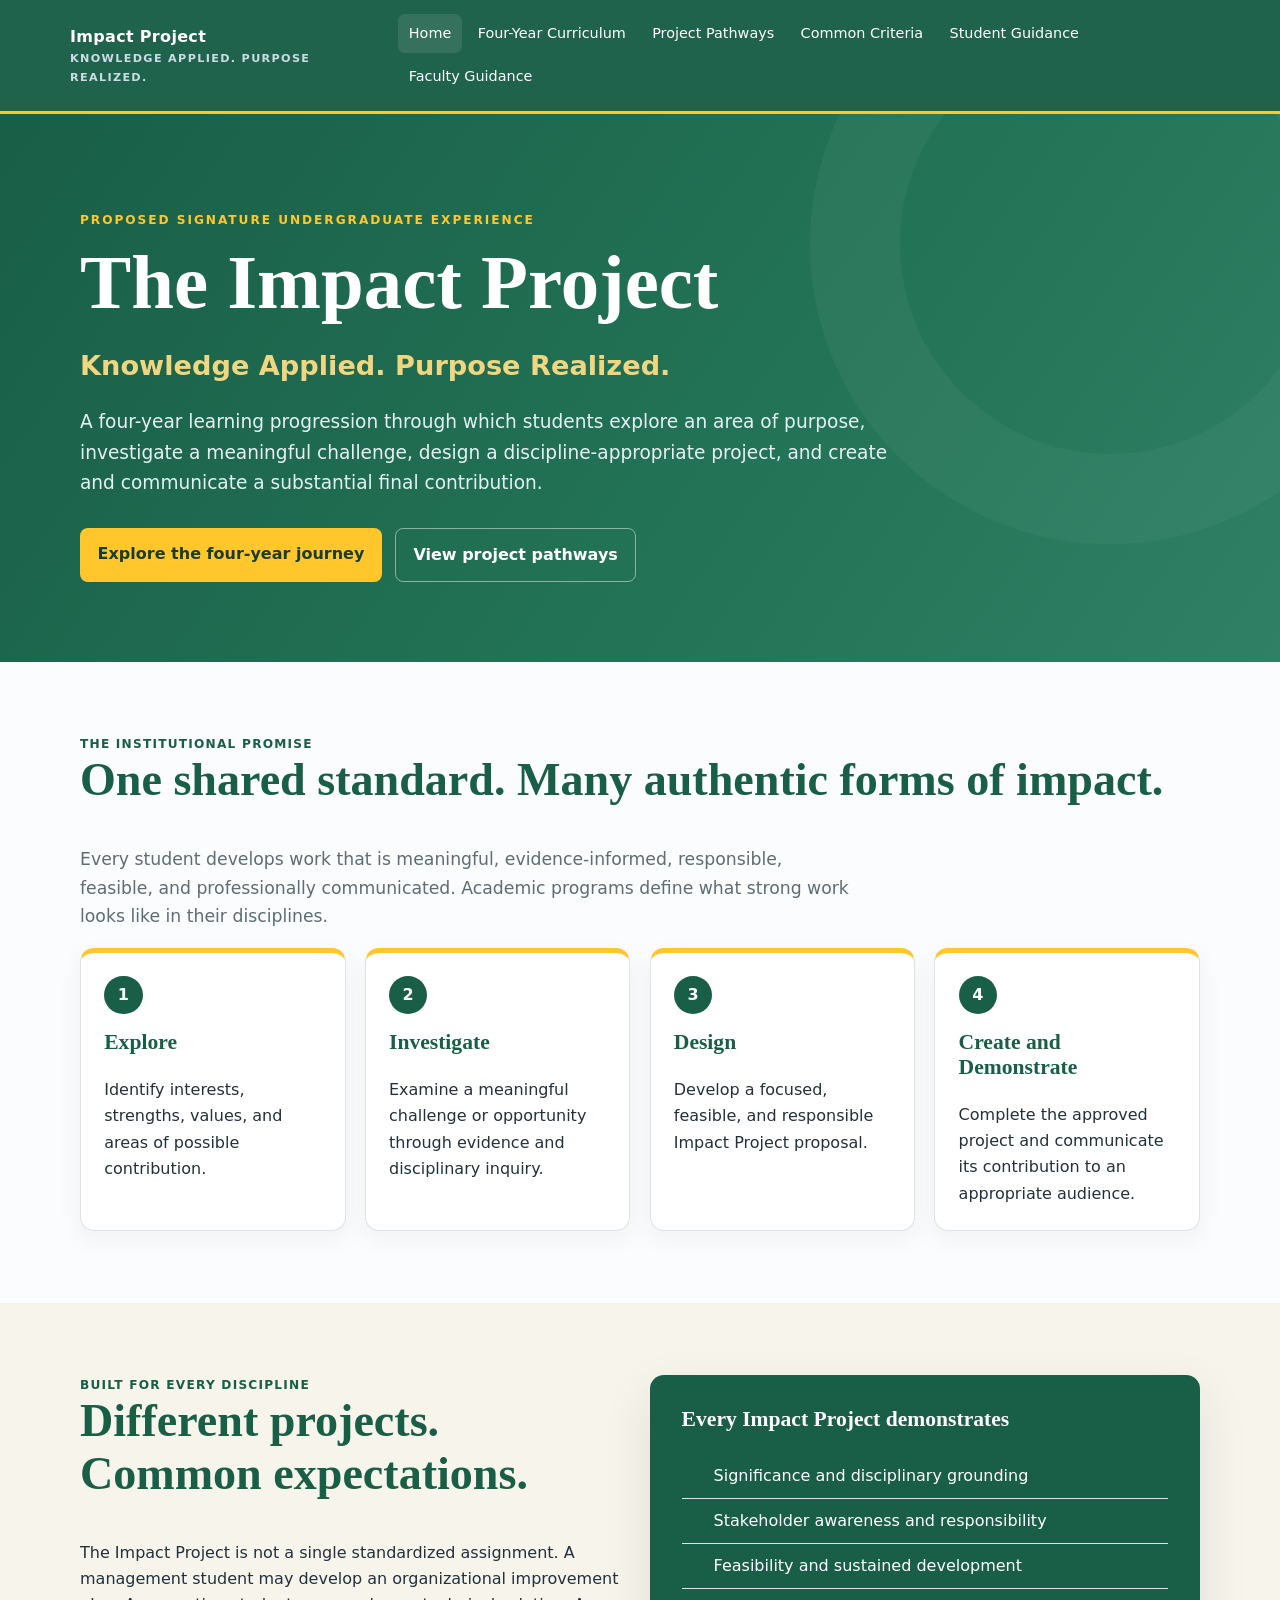
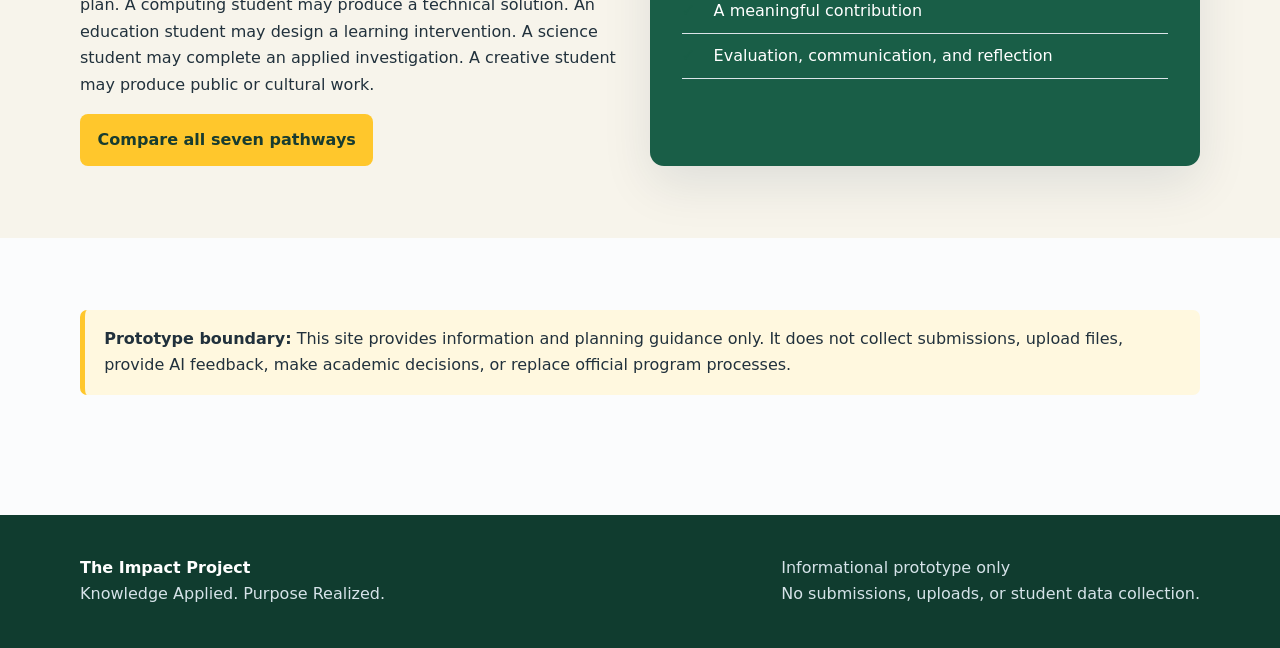
<file: index.html>
<!doctype html><html lang="en"><head><meta charset="utf-8"><meta name="viewport" content="width=device-width,initial-scale=1"><meta name="description" content="Overview of the Impact Project four-year undergraduate experience."><title>Home | Impact Project</title><link rel="stylesheet" href="assets/impact-brand-v2.css?v=20261006-2"></head><body><a class="skip" href="#main">Skip to content</a><header class="site-header"><div class="nav-wrap"><a class="brand" href="index.html">Impact Project<small>Knowledge Applied. Purpose Realized.</small></a><button class="nav-toggle" aria-expanded="false" aria-label="Open navigation">Menu</button><nav class="nav" aria-label="Primary"><a href="index.html" aria-current="page">Home</a><a href="curriculum.html">Four-Year Curriculum</a><a href="pathways.html">Project Pathways</a><a href="criteria.html">Common Criteria</a><a href="students.html">Student Guidance</a><a href="faculty.html">Faculty Guidance</a></nav></div></header><main id="main"><section class="hero"><div class="hero-inner"><div class="eyebrow">Proposed Signature Undergraduate Experience</div><h1>The Impact Project</h1><div class="tagline">Knowledge Applied. Purpose Realized.</div><p class="lead">A four-year learning progression through which students explore an area of purpose, investigate a meaningful challenge, design a discipline-appropriate project, and create and communicate a substantial final contribution.</p><div class="actions"><a class="btn" href="curriculum.html">Explore the four-year journey</a><a class="btn secondary" href="pathways.html">View project pathways</a></div></div></section>
<section class="section"><div class="container"><div class="kicker">The institutional promise</div><h2>One shared standard. Many authentic forms of impact.</h2><p class="section-intro">Every student develops work that is meaningful, evidence-informed, responsible, feasible, and professionally communicated. Academic programs define what strong work looks like in their disciplines.</p><div class="grid grid-4"><article class="card gold"><div class="number">1</div><h3>Explore</h3><p>Identify interests, strengths, values, and areas of possible contribution.</p></article><article class="card gold"><div class="number">2</div><h3>Investigate</h3><p>Examine a meaningful challenge or opportunity through evidence and disciplinary inquiry.</p></article><article class="card gold"><div class="number">3</div><h3>Design</h3><p>Develop a focused, feasible, and responsible Impact Project proposal.</p></article><article class="card gold"><div class="number">4</div><h3>Create and Demonstrate</h3><p>Complete the approved project and communicate its contribution to an appropriate audience.</p></article></div></div></section>
<section class="section alt"><div class="container grid grid-2"><div><div class="kicker">Built for every discipline</div><h2>Different projects. Common expectations.</h2><p>The Impact Project is not a single standardized assignment. A management student may develop an organizational improvement plan. A computing student may produce a technical solution. An education student may design a learning intervention. A science student may complete an applied investigation. A creative student may produce public or cultural work.</p><a class="btn" href="pathways.html">Compare all seven pathways</a></div><div class="callout"><h3>Every Impact Project demonstrates</h3><ul class="checklist"><li>Significance and disciplinary grounding</li><li>Stakeholder awareness and responsibility</li><li>Feasibility and sustained development</li><li>A meaningful contribution</li><li>Evaluation, communication, and reflection</li></ul></div></div></section>
<section class="section"><div class="container"><div class="notice"><strong>Prototype boundary:</strong> This site provides information and planning guidance only. It does not collect submissions, upload files, provide AI feedback, make academic decisions, or replace official program processes.</div></div></section></main><footer class="footer"><div class="footer-inner"><div><strong>The Impact Project</strong><br>Knowledge Applied. Purpose Realized.</div><div>Informational prototype only<br>No submissions, uploads, or student data collection.</div></div></footer><script src="assets/site.js?v=20261006-2"></script></body></html>
</file>
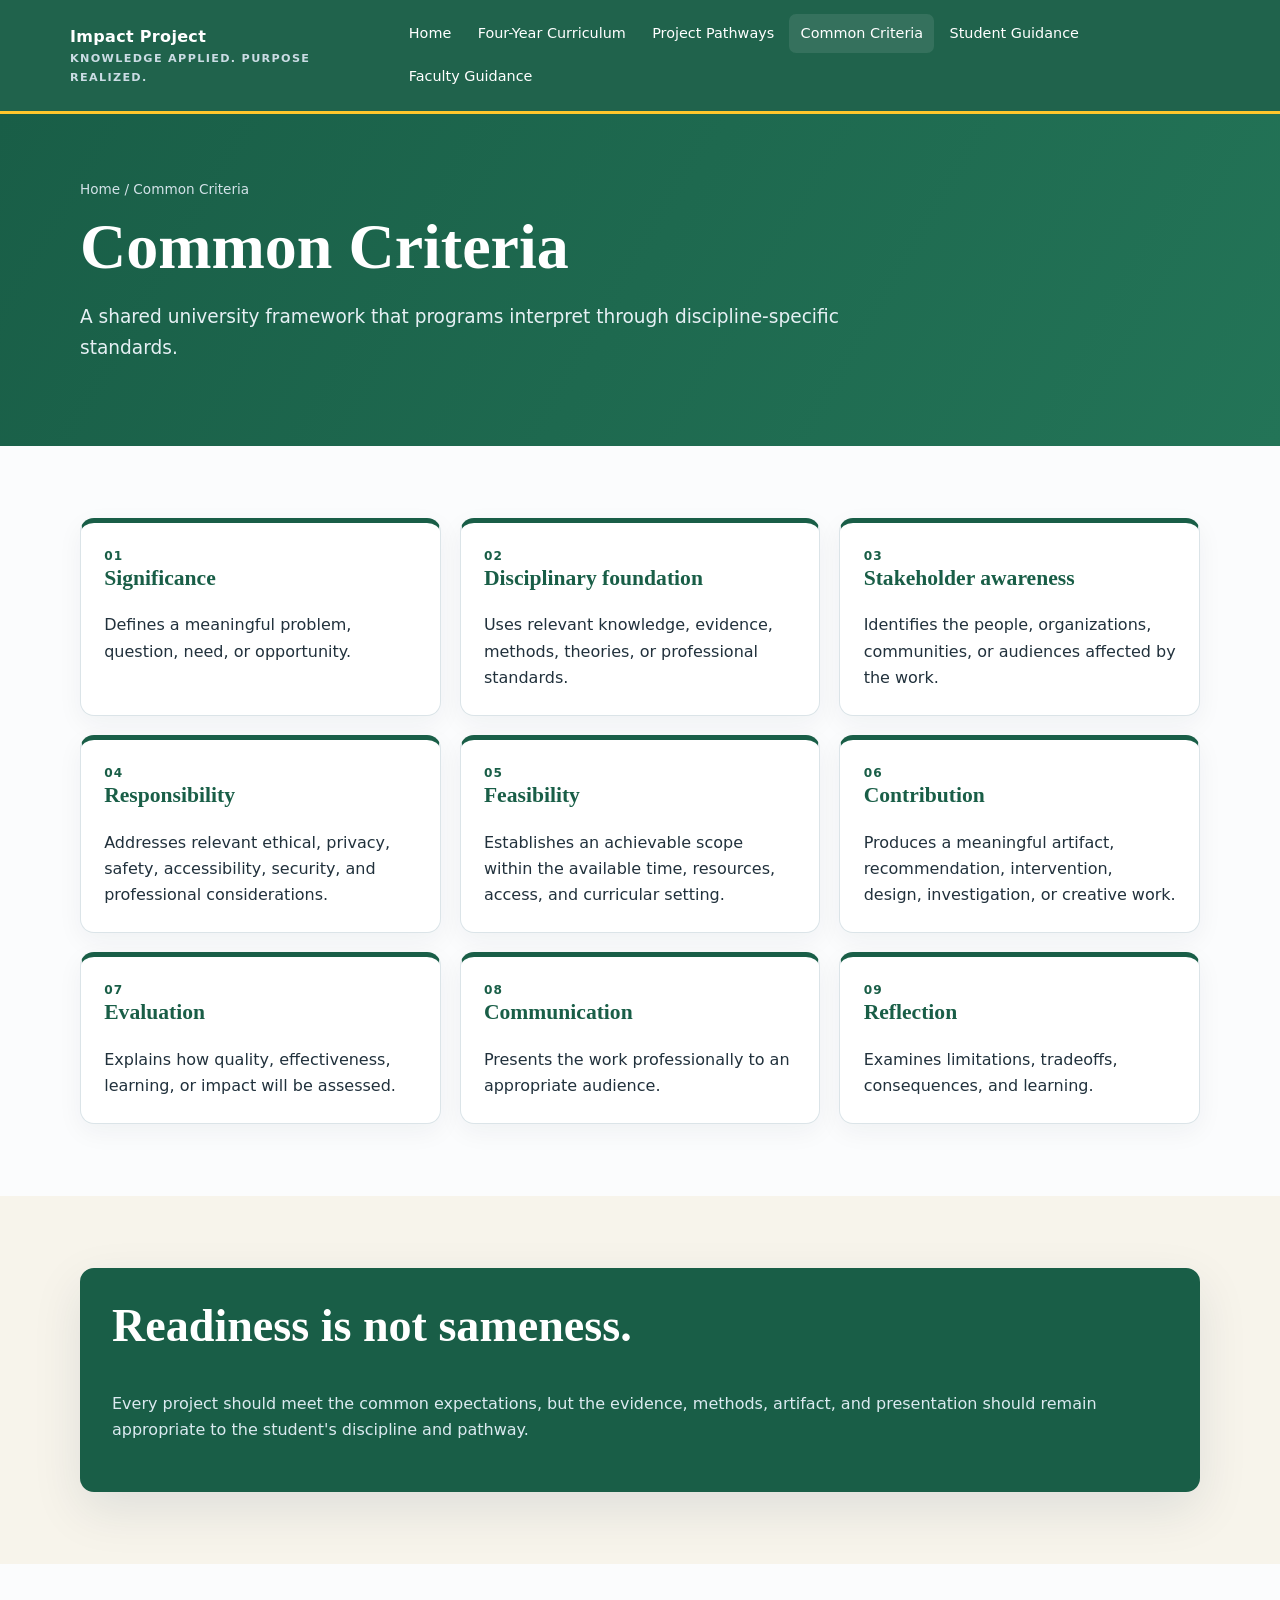
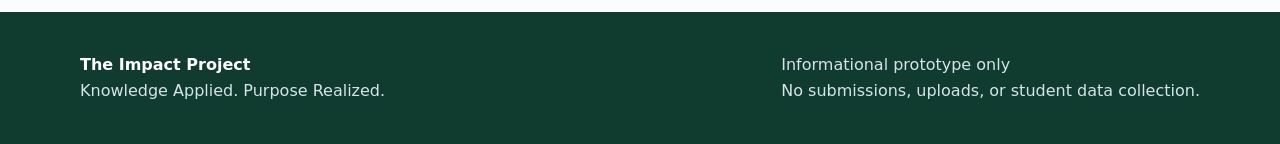
<file: criteria.html>
<!doctype html><html lang="en"><head><meta charset="utf-8"><meta name="viewport" content="width=device-width,initial-scale=1"><meta name="description" content="Common criteria for all Impact Projects."><title>Common Criteria | Impact Project</title><link rel="stylesheet" href="assets/impact-brand-v2.css?v=20261006-2"></head><body><a class="skip" href="#main">Skip to content</a><header class="site-header"><div class="nav-wrap"><a class="brand" href="index.html">Impact Project<small>Knowledge Applied. Purpose Realized.</small></a><button class="nav-toggle" aria-expanded="false" aria-label="Open navigation">Menu</button><nav class="nav" aria-label="Primary"><a href="index.html">Home</a><a href="curriculum.html">Four-Year Curriculum</a><a href="pathways.html">Project Pathways</a><a href="criteria.html" aria-current="page">Common Criteria</a><a href="students.html">Student Guidance</a><a href="faculty.html">Faculty Guidance</a></nav></div></header><main id="main"><section class="page-hero"><div class="hero-inner"><div class="breadcrumbs">Home / Common Criteria</div><h1>Common Criteria</h1><p class="lead">A shared university framework that programs interpret through discipline-specific standards.</p></div></section><section class="section"><div class="container"><div class="grid grid-3"><article class="card teal"><div class="kicker">01</div><h3>Significance</h3><p>Defines a meaningful problem, question, need, or opportunity.</p></article><article class="card teal"><div class="kicker">02</div><h3>Disciplinary foundation</h3><p>Uses relevant knowledge, evidence, methods, theories, or professional standards.</p></article><article class="card teal"><div class="kicker">03</div><h3>Stakeholder awareness</h3><p>Identifies the people, organizations, communities, or audiences affected by the work.</p></article><article class="card teal"><div class="kicker">04</div><h3>Responsibility</h3><p>Addresses relevant ethical, privacy, safety, accessibility, security, and professional considerations.</p></article><article class="card teal"><div class="kicker">05</div><h3>Feasibility</h3><p>Establishes an achievable scope within the available time, resources, access, and curricular setting.</p></article><article class="card teal"><div class="kicker">06</div><h3>Contribution</h3><p>Produces a meaningful artifact, recommendation, intervention, design, investigation, or creative work.</p></article><article class="card teal"><div class="kicker">07</div><h3>Evaluation</h3><p>Explains how quality, effectiveness, learning, or impact will be assessed.</p></article><article class="card teal"><div class="kicker">08</div><h3>Communication</h3><p>Presents the work professionally to an appropriate audience.</p></article><article class="card teal"><div class="kicker">09</div><h3>Reflection</h3><p>Examines limitations, tradeoffs, consequences, and learning.</p></article></div></div></section><section class="section alt"><div class="container"><div class="callout"><h2>Readiness is not sameness.</h2><p>Every project should meet the common expectations, but the evidence, methods, artifact, and presentation should remain appropriate to the student's discipline and pathway.</p></div></div></section></main><footer class="footer"><div class="footer-inner"><div><strong>The Impact Project</strong><br>Knowledge Applied. Purpose Realized.</div><div>Informational prototype only<br>No submissions, uploads, or student data collection.</div></div></footer><script src="assets/site.js?v=20261006-2"></script></body></html>
</file>
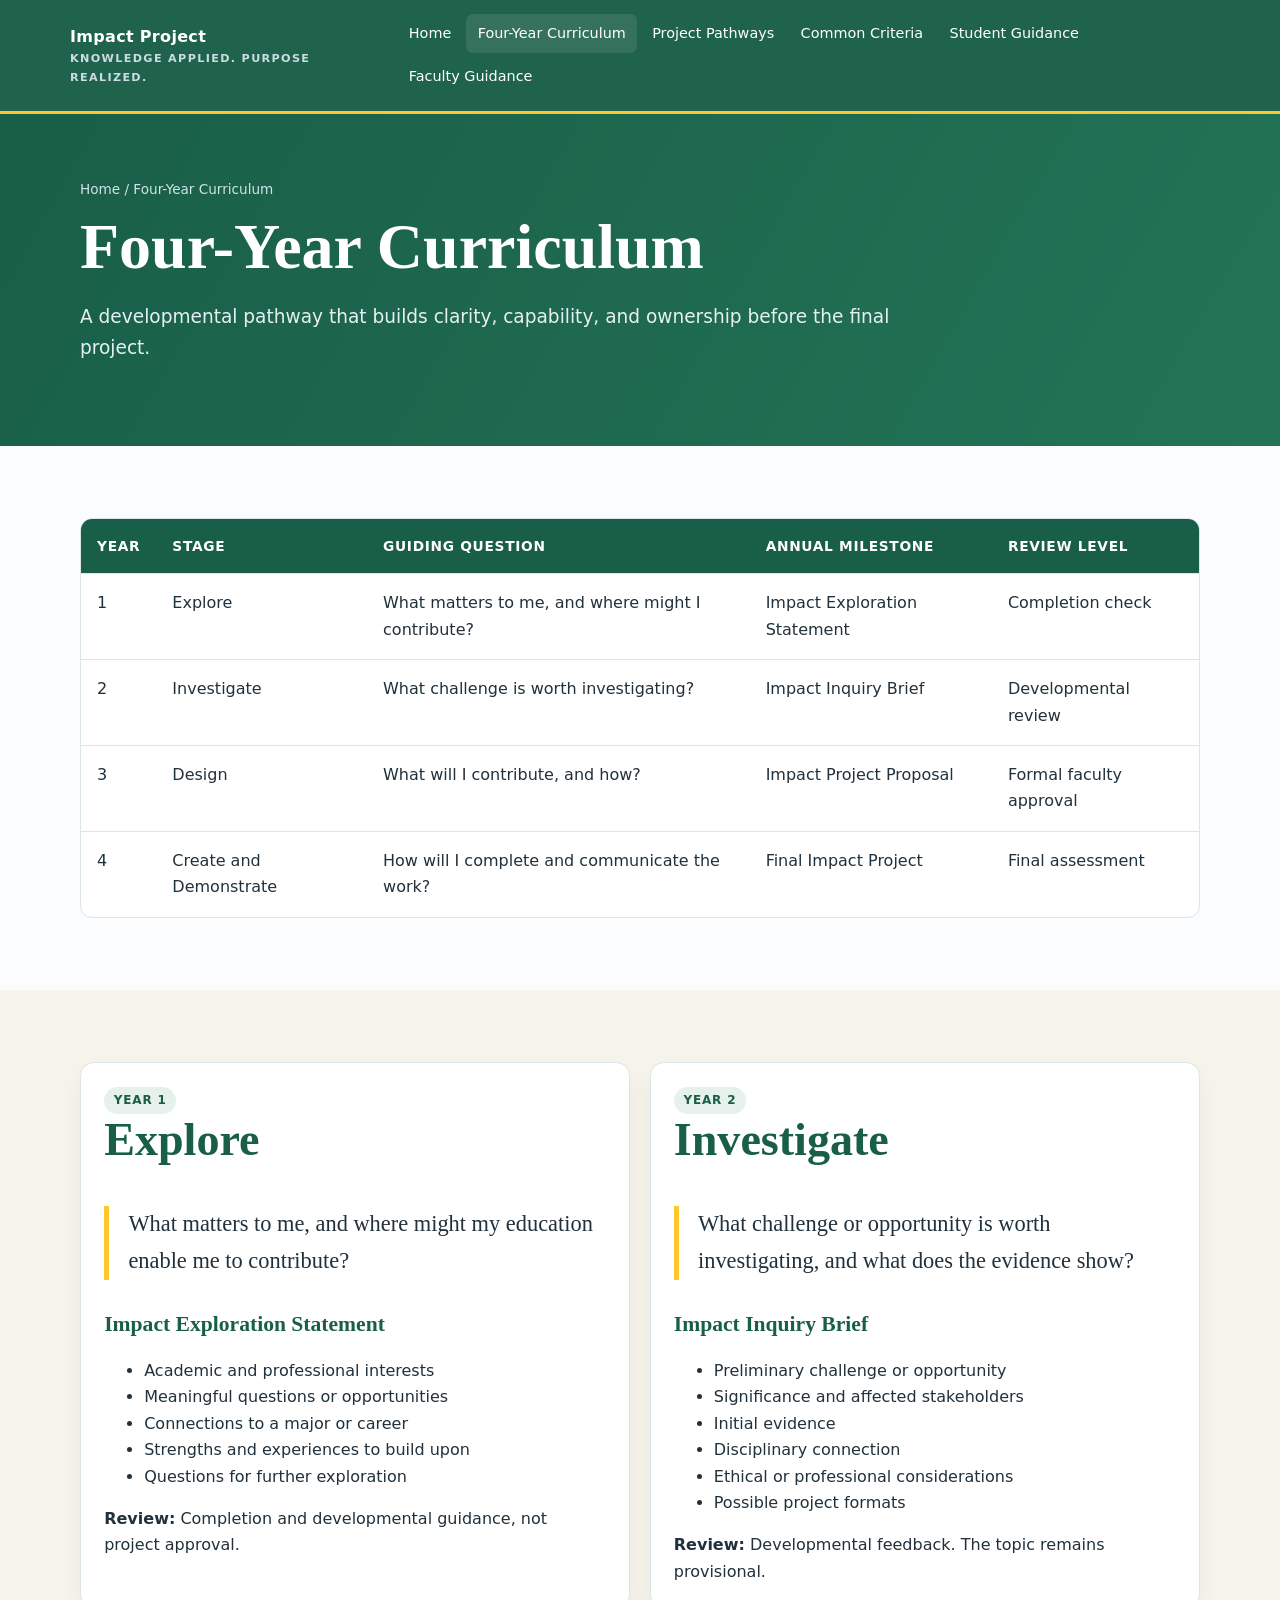
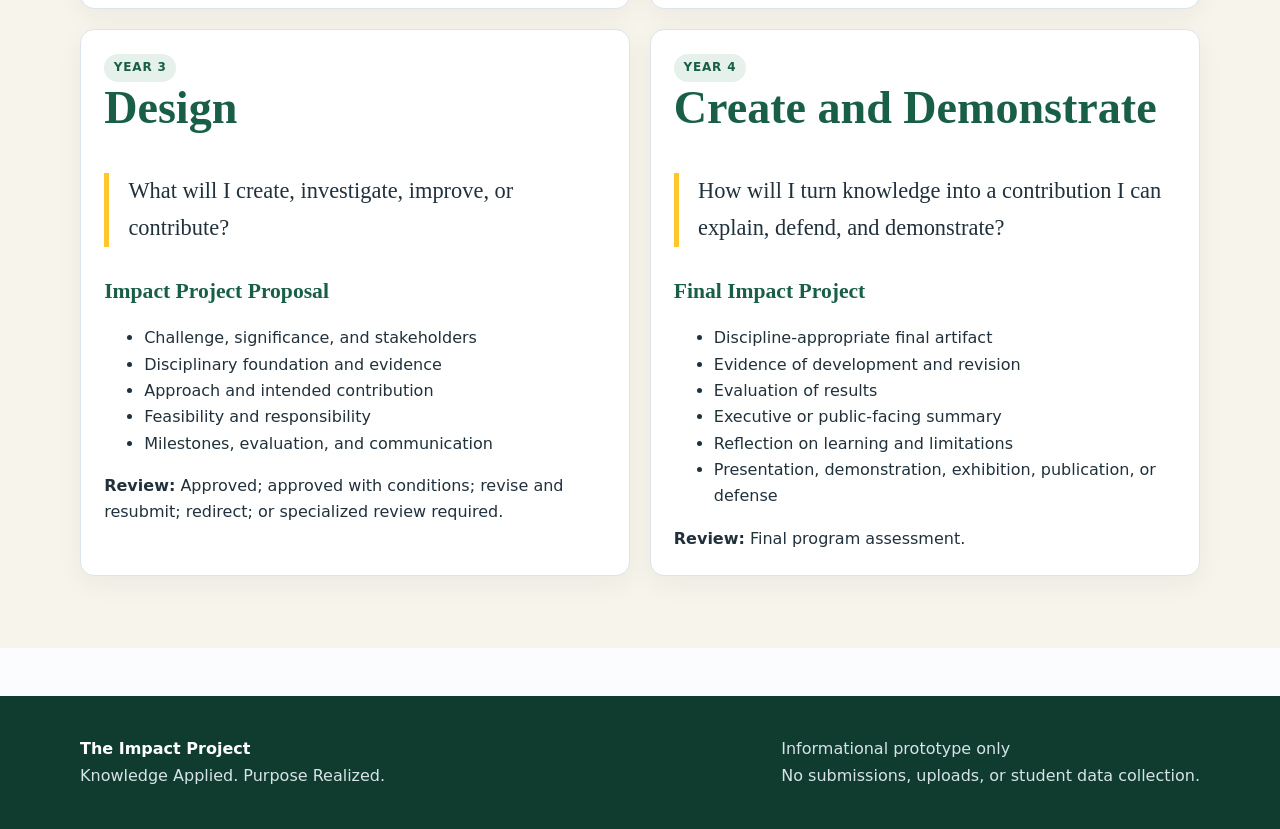
<file: curriculum.html>
<!doctype html><html lang="en"><head><meta charset="utf-8"><meta name="viewport" content="width=device-width,initial-scale=1"><meta name="description" content="Four-year curriculum map for the Impact Project."><title>Four-Year Curriculum | Impact Project</title><link rel="stylesheet" href="assets/impact-brand-v2.css?v=20261006-2"></head><body><a class="skip" href="#main">Skip to content</a><header class="site-header"><div class="nav-wrap"><a class="brand" href="index.html">Impact Project<small>Knowledge Applied. Purpose Realized.</small></a><button class="nav-toggle" aria-expanded="false" aria-label="Open navigation">Menu</button><nav class="nav" aria-label="Primary"><a href="index.html">Home</a><a href="curriculum.html" aria-current="page">Four-Year Curriculum</a><a href="pathways.html">Project Pathways</a><a href="criteria.html">Common Criteria</a><a href="students.html">Student Guidance</a><a href="faculty.html">Faculty Guidance</a></nav></div></header><main id="main"><section class="page-hero"><div class="hero-inner"><div class="breadcrumbs">Home / Four-Year Curriculum</div><h1>Four-Year Curriculum</h1><p class="lead">A developmental pathway that builds clarity, capability, and ownership before the final project.</p></div></section><section class="section"><div class="container"><div class="table-wrap"><table><thead><tr><th>Year</th><th>Stage</th><th>Guiding question</th><th>Annual milestone</th><th>Review level</th></tr></thead><tbody><tr><td>1</td><td>Explore</td><td>What matters to me, and where might I contribute?</td><td>Impact Exploration Statement</td><td>Completion check</td></tr><tr><td>2</td><td>Investigate</td><td>What challenge is worth investigating?</td><td>Impact Inquiry Brief</td><td>Developmental review</td></tr><tr><td>3</td><td>Design</td><td>What will I contribute, and how?</td><td>Impact Project Proposal</td><td>Formal faculty approval</td></tr><tr><td>4</td><td>Create and Demonstrate</td><td>How will I complete and communicate the work?</td><td>Final Impact Project</td><td>Final assessment</td></tr></tbody></table></div></div></section>
<section class="section alt"><div class="container grid grid-2"><article class="card"><span class="pill">Year 1</span><h2>Explore</h2><p class="quote">What matters to me, and where might my education enable me to contribute?</p><h3>Impact Exploration Statement</h3><ul><li>Academic and professional interests</li><li>Meaningful questions or opportunities</li><li>Connections to a major or career</li><li>Strengths and experiences to build upon</li><li>Questions for further exploration</li></ul><p><strong>Review:</strong> Completion and developmental guidance, not project approval.</p></article><article class="card"><span class="pill">Year 2</span><h2>Investigate</h2><p class="quote">What challenge or opportunity is worth investigating, and what does the evidence show?</p><h3>Impact Inquiry Brief</h3><ul><li>Preliminary challenge or opportunity</li><li>Significance and affected stakeholders</li><li>Initial evidence</li><li>Disciplinary connection</li><li>Ethical or professional considerations</li><li>Possible project formats</li></ul><p><strong>Review:</strong> Developmental feedback. The topic remains provisional.</p></article><article class="card"><span class="pill">Year 3</span><h2>Design</h2><p class="quote">What will I create, investigate, improve, or contribute?</p><h3>Impact Project Proposal</h3><ul><li>Challenge, significance, and stakeholders</li><li>Disciplinary foundation and evidence</li><li>Approach and intended contribution</li><li>Feasibility and responsibility</li><li>Milestones, evaluation, and communication</li></ul><p><strong>Review:</strong> Approved; approved with conditions; revise and resubmit; redirect; or specialized review required.</p></article><article class="card"><span class="pill">Year 4</span><h2>Create and Demonstrate</h2><p class="quote">How will I turn knowledge into a contribution I can explain, defend, and demonstrate?</p><h3>Final Impact Project</h3><ul><li>Discipline-appropriate final artifact</li><li>Evidence of development and revision</li><li>Evaluation of results</li><li>Executive or public-facing summary</li><li>Reflection on learning and limitations</li><li>Presentation, demonstration, exhibition, publication, or defense</li></ul><p><strong>Review:</strong> Final program assessment.</p></article></div></section></main><footer class="footer"><div class="footer-inner"><div><strong>The Impact Project</strong><br>Knowledge Applied. Purpose Realized.</div><div>Informational prototype only<br>No submissions, uploads, or student data collection.</div></div></footer><script src="assets/site.js?v=20261006-2"></script></body></html>
</file>
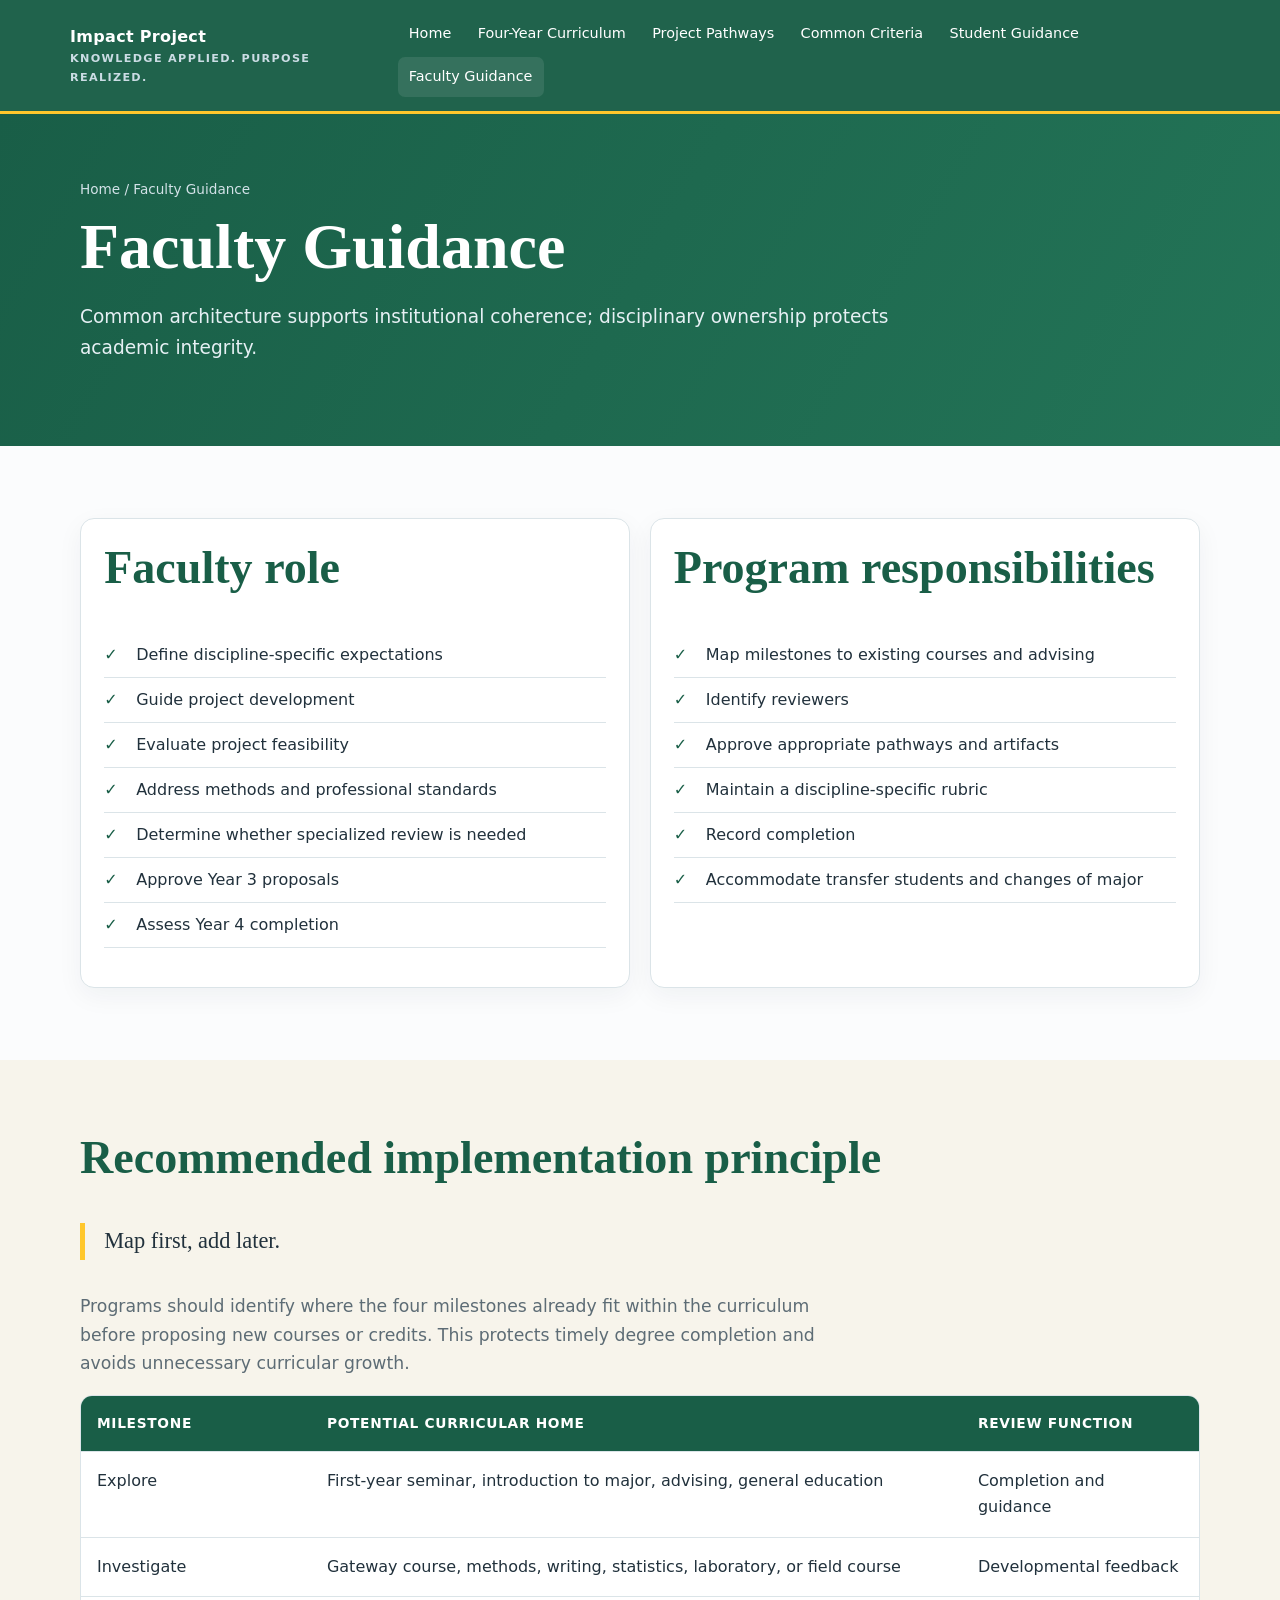
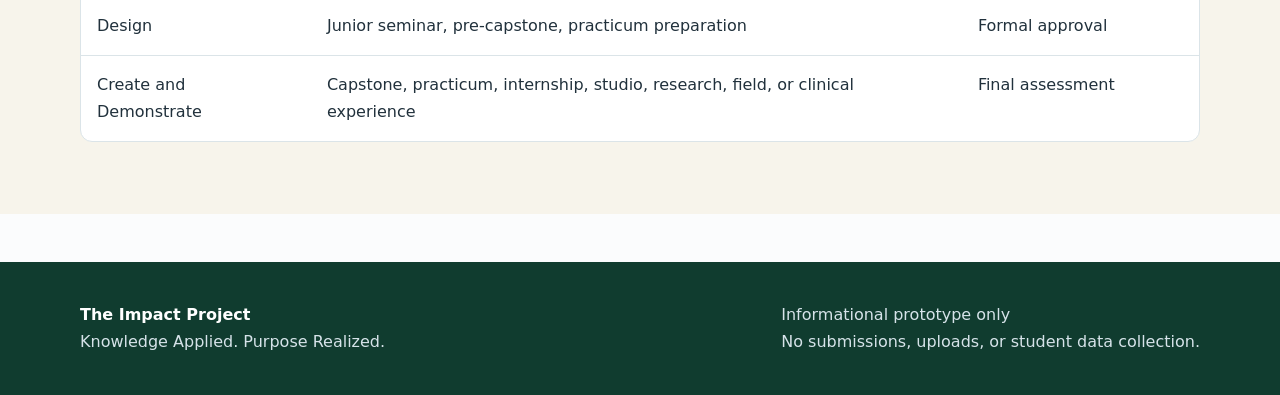
<file: faculty.html>
<!doctype html><html lang="en"><head><meta charset="utf-8"><meta name="viewport" content="width=device-width,initial-scale=1"><meta name="description" content="Faculty and program guidance for the Impact Project."><title>Faculty Guidance | Impact Project</title><link rel="stylesheet" href="assets/impact-brand-v2.css?v=20261006-2"></head><body><a class="skip" href="#main">Skip to content</a><header class="site-header"><div class="nav-wrap"><a class="brand" href="index.html">Impact Project<small>Knowledge Applied. Purpose Realized.</small></a><button class="nav-toggle" aria-expanded="false" aria-label="Open navigation">Menu</button><nav class="nav" aria-label="Primary"><a href="index.html">Home</a><a href="curriculum.html">Four-Year Curriculum</a><a href="pathways.html">Project Pathways</a><a href="criteria.html">Common Criteria</a><a href="students.html">Student Guidance</a><a href="faculty.html" aria-current="page">Faculty Guidance</a></nav></div></header><main id="main"><section class="page-hero"><div class="hero-inner"><div class="breadcrumbs">Home / Faculty Guidance</div><h1>Faculty Guidance</h1><p class="lead">Common architecture supports institutional coherence; disciplinary ownership protects academic integrity.</p></div></section><section class="section"><div class="container grid grid-2"><article class="card"><h2>Faculty role</h2><ul class="checklist"><li>Define discipline-specific expectations</li><li>Guide project development</li><li>Evaluate project feasibility</li><li>Address methods and professional standards</li><li>Determine whether specialized review is needed</li><li>Approve Year 3 proposals</li><li>Assess Year 4 completion</li></ul></article><article class="card"><h2>Program responsibilities</h2><ul class="checklist"><li>Map milestones to existing courses and advising</li><li>Identify reviewers</li><li>Approve appropriate pathways and artifacts</li><li>Maintain a discipline-specific rubric</li><li>Record completion</li><li>Accommodate transfer students and changes of major</li></ul></article></div></section><section class="section alt"><div class="container"><h2>Recommended implementation principle</h2><p class="quote">Map first, add later.</p><p class="section-intro">Programs should identify where the four milestones already fit within the curriculum before proposing new courses or credits. This protects timely degree completion and avoids unnecessary curricular growth.</p><div class="table-wrap"><table><thead><tr><th>Milestone</th><th>Potential curricular home</th><th>Review function</th></tr></thead><tbody><tr><td>Explore</td><td>First-year seminar, introduction to major, advising, general education</td><td>Completion and guidance</td></tr><tr><td>Investigate</td><td>Gateway course, methods, writing, statistics, laboratory, or field course</td><td>Developmental feedback</td></tr><tr><td>Design</td><td>Junior seminar, pre-capstone, practicum preparation</td><td>Formal approval</td></tr><tr><td>Create and Demonstrate</td><td>Capstone, practicum, internship, studio, research, field, or clinical experience</td><td>Final assessment</td></tr></tbody></table></div></div></section></main><footer class="footer"><div class="footer-inner"><div><strong>The Impact Project</strong><br>Knowledge Applied. Purpose Realized.</div><div>Informational prototype only<br>No submissions, uploads, or student data collection.</div></div></footer><script src="assets/site.js?v=20261006-2"></script></body></html>
</file>
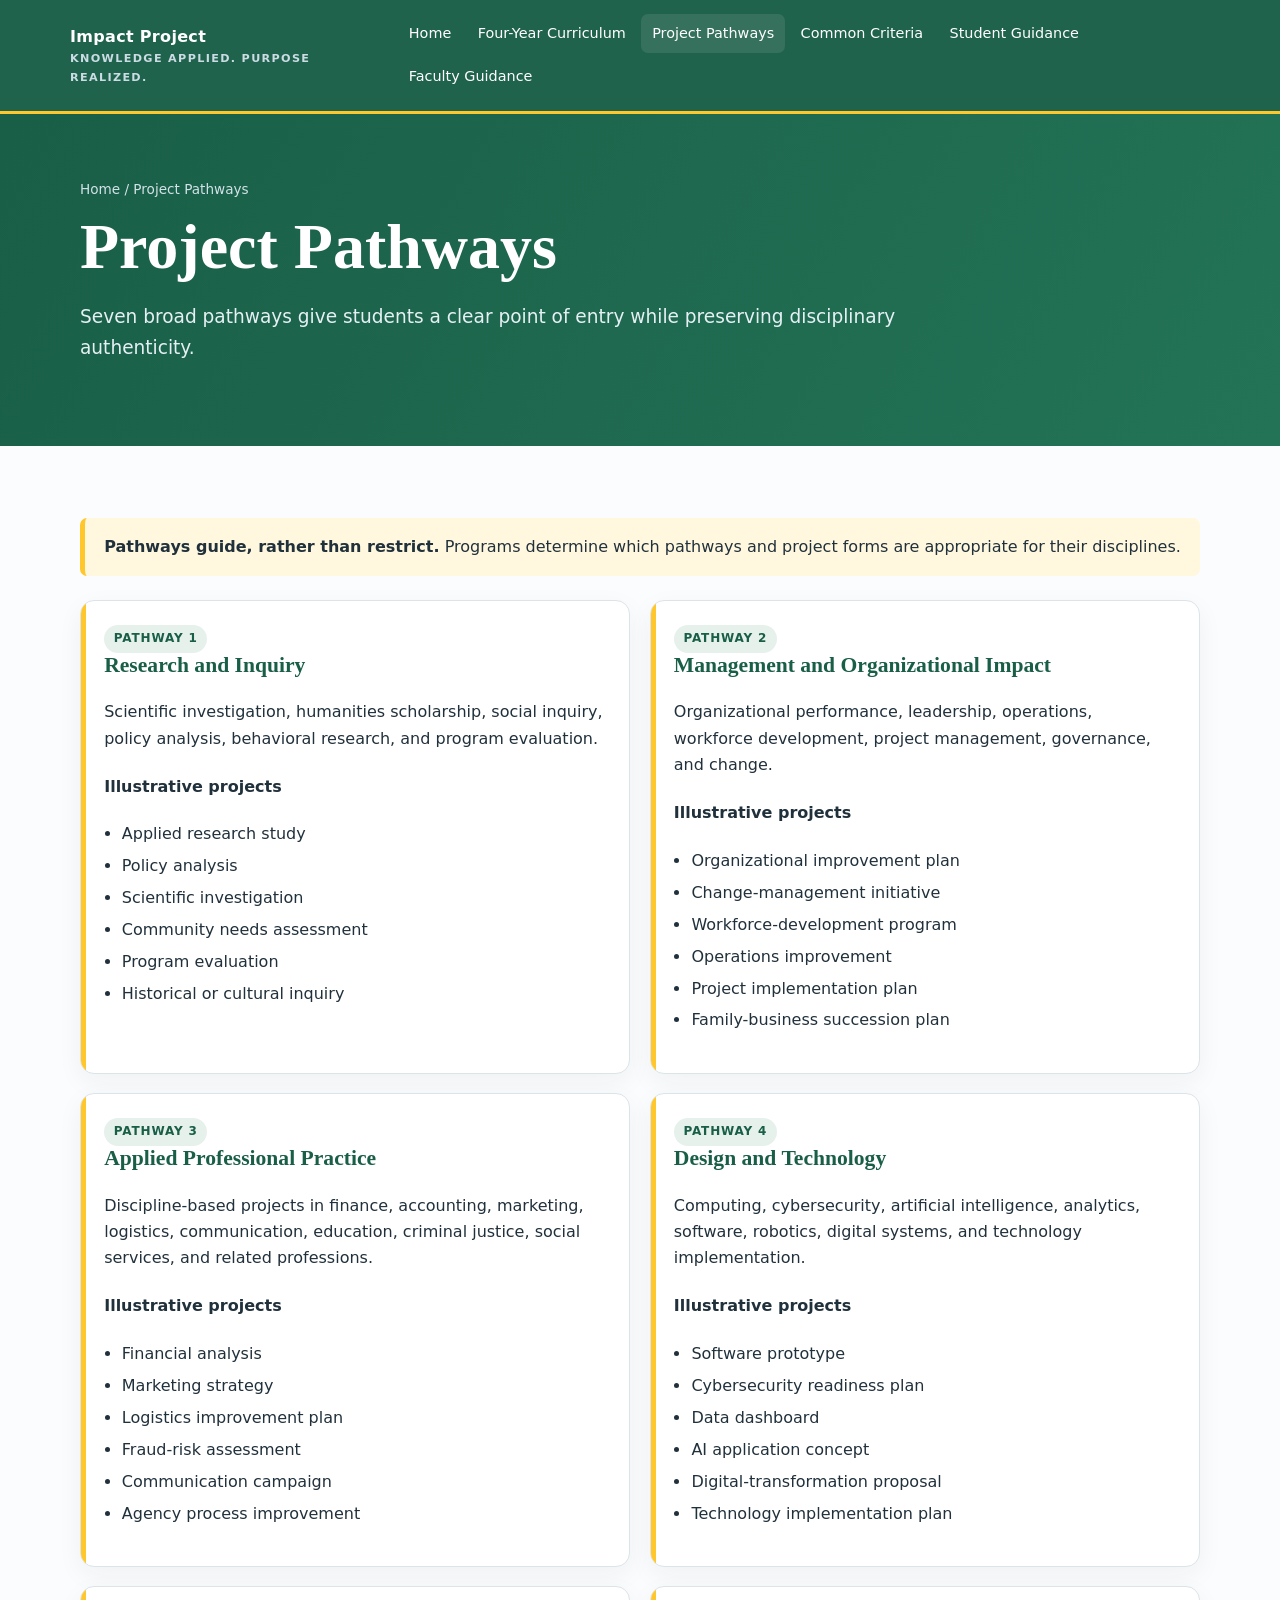
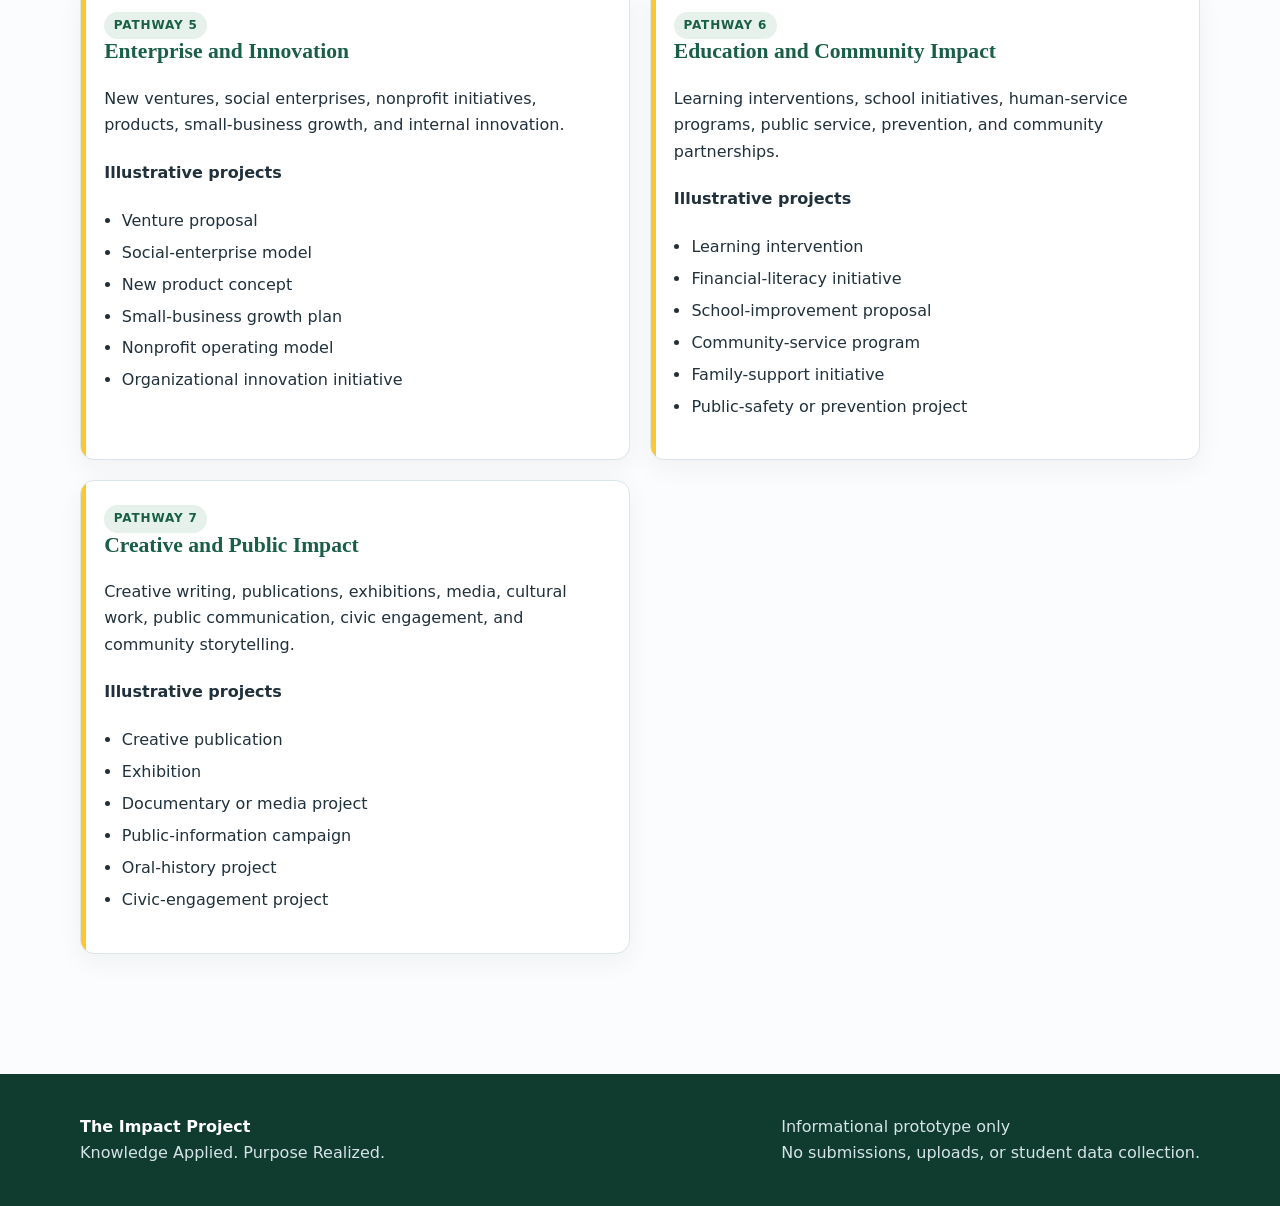
<file: pathways.html>
<!doctype html><html lang="en"><head><meta charset="utf-8"><meta name="viewport" content="width=device-width,initial-scale=1"><meta name="description" content="Seven project pathways for the Impact Project."><title>Project Pathways | Impact Project</title><link rel="stylesheet" href="assets/impact-brand-v2.css?v=20261006-2"></head><body><a class="skip" href="#main">Skip to content</a><header class="site-header"><div class="nav-wrap"><a class="brand" href="index.html">Impact Project<small>Knowledge Applied. Purpose Realized.</small></a><button class="nav-toggle" aria-expanded="false" aria-label="Open navigation">Menu</button><nav class="nav" aria-label="Primary"><a href="index.html">Home</a><a href="curriculum.html">Four-Year Curriculum</a><a href="pathways.html" aria-current="page">Project Pathways</a><a href="criteria.html">Common Criteria</a><a href="students.html">Student Guidance</a><a href="faculty.html">Faculty Guidance</a></nav></div></header><main id="main"><section class="page-hero"><div class="hero-inner"><div class="breadcrumbs">Home / Project Pathways</div><h1>Project Pathways</h1><p class="lead">Seven broad pathways give students a clear point of entry while preserving disciplinary authenticity.</p></div></section><section class="section"><div class="container"><div class="notice"><strong>Pathways guide, rather than restrict.</strong> Programs determine which pathways and project forms are appropriate for their disciplines.</div><div class="grid grid-2" style="margin-top:1.5rem"><article class="card path-card"><span class="pill">Pathway 1</span><h3>Research and Inquiry</h3><p>Scientific investigation, humanities scholarship, social inquiry, policy analysis, behavioral research, and program evaluation.</p><h4>Illustrative projects</h4><ul class="project-list"><li>Applied research study</li><li>Policy analysis</li><li>Scientific investigation</li><li>Community needs assessment</li><li>Program evaluation</li><li>Historical or cultural inquiry</li></ul></article><article class="card path-card"><span class="pill">Pathway 2</span><h3>Management and Organizational Impact</h3><p>Organizational performance, leadership, operations, workforce development, project management, governance, and change.</p><h4>Illustrative projects</h4><ul class="project-list"><li>Organizational improvement plan</li><li>Change-management initiative</li><li>Workforce-development program</li><li>Operations improvement</li><li>Project implementation plan</li><li>Family-business succession plan</li></ul></article><article class="card path-card"><span class="pill">Pathway 3</span><h3>Applied Professional Practice</h3><p>Discipline-based projects in finance, accounting, marketing, logistics, communication, education, criminal justice, social services, and related professions.</p><h4>Illustrative projects</h4><ul class="project-list"><li>Financial analysis</li><li>Marketing strategy</li><li>Logistics improvement plan</li><li>Fraud-risk assessment</li><li>Communication campaign</li><li>Agency process improvement</li></ul></article><article class="card path-card"><span class="pill">Pathway 4</span><h3>Design and Technology</h3><p>Computing, cybersecurity, artificial intelligence, analytics, software, robotics, digital systems, and technology implementation.</p><h4>Illustrative projects</h4><ul class="project-list"><li>Software prototype</li><li>Cybersecurity readiness plan</li><li>Data dashboard</li><li>AI application concept</li><li>Digital-transformation proposal</li><li>Technology implementation plan</li></ul></article><article class="card path-card"><span class="pill">Pathway 5</span><h3>Enterprise and Innovation</h3><p>New ventures, social enterprises, nonprofit initiatives, products, small-business growth, and internal innovation.</p><h4>Illustrative projects</h4><ul class="project-list"><li>Venture proposal</li><li>Social-enterprise model</li><li>New product concept</li><li>Small-business growth plan</li><li>Nonprofit operating model</li><li>Organizational innovation initiative</li></ul></article><article class="card path-card"><span class="pill">Pathway 6</span><h3>Education and Community Impact</h3><p>Learning interventions, school initiatives, human-service programs, public service, prevention, and community partnerships.</p><h4>Illustrative projects</h4><ul class="project-list"><li>Learning intervention</li><li>Financial-literacy initiative</li><li>School-improvement proposal</li><li>Community-service program</li><li>Family-support initiative</li><li>Public-safety or prevention project</li></ul></article><article class="card path-card"><span class="pill">Pathway 7</span><h3>Creative and Public Impact</h3><p>Creative writing, publications, exhibitions, media, cultural work, public communication, civic engagement, and community storytelling.</p><h4>Illustrative projects</h4><ul class="project-list"><li>Creative publication</li><li>Exhibition</li><li>Documentary or media project</li><li>Public-information campaign</li><li>Oral-history project</li><li>Civic-engagement project</li></ul></article></div></div></section></main><footer class="footer"><div class="footer-inner"><div><strong>The Impact Project</strong><br>Knowledge Applied. Purpose Realized.</div><div>Informational prototype only<br>No submissions, uploads, or student data collection.</div></div></footer><script src="assets/site.js?v=20261006-2"></script></body></html>
</file>
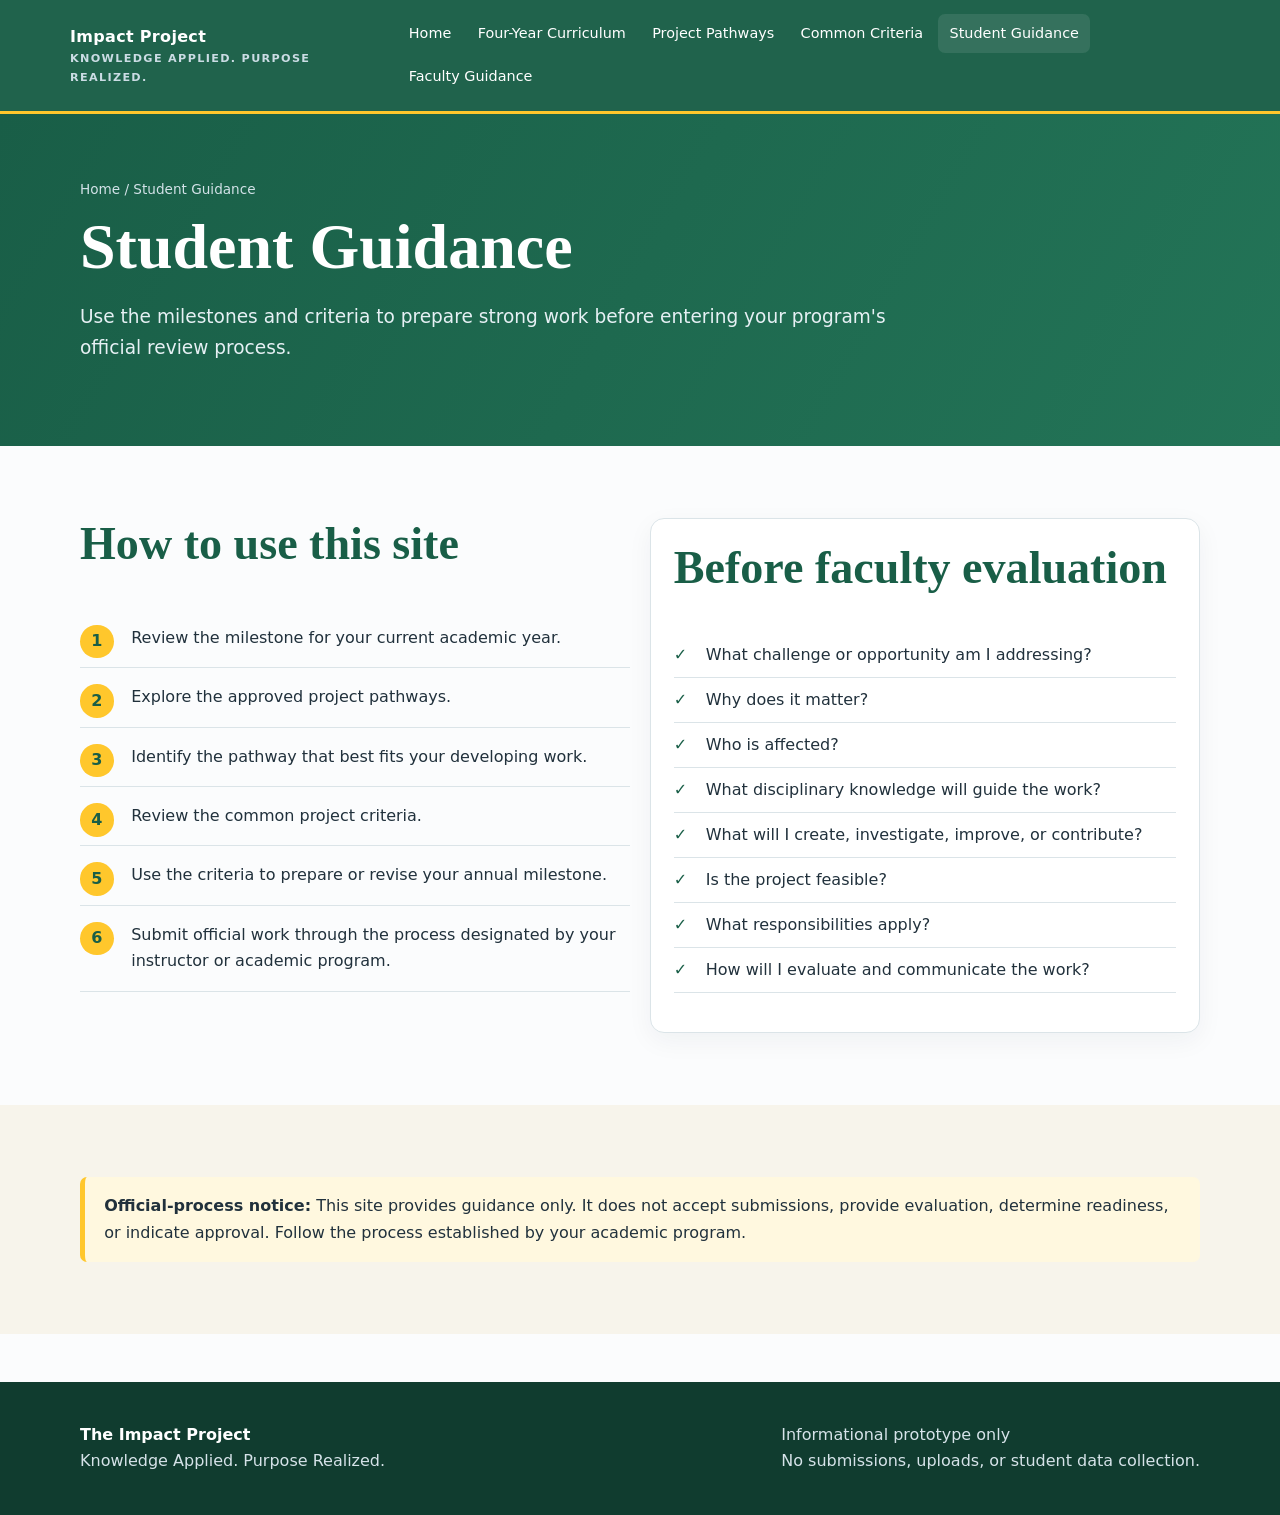
<file: students.html>
<!doctype html><html lang="en"><head><meta charset="utf-8"><meta name="viewport" content="width=device-width,initial-scale=1"><meta name="description" content="Student guidance for preparing Impact Project milestones."><title>Student Guidance | Impact Project</title><link rel="stylesheet" href="assets/impact-brand-v2.css?v=20261006-2"></head><body><a class="skip" href="#main">Skip to content</a><header class="site-header"><div class="nav-wrap"><a class="brand" href="index.html">Impact Project<small>Knowledge Applied. Purpose Realized.</small></a><button class="nav-toggle" aria-expanded="false" aria-label="Open navigation">Menu</button><nav class="nav" aria-label="Primary"><a href="index.html">Home</a><a href="curriculum.html">Four-Year Curriculum</a><a href="pathways.html">Project Pathways</a><a href="criteria.html">Common Criteria</a><a href="students.html" aria-current="page">Student Guidance</a><a href="faculty.html">Faculty Guidance</a></nav></div></header><main id="main"><section class="page-hero"><div class="hero-inner"><div class="breadcrumbs">Home / Student Guidance</div><h1>Student Guidance</h1><p class="lead">Use the milestones and criteria to prepare strong work before entering your program's official review process.</p></div></section><section class="section"><div class="container grid grid-2"><div><h2>How to use this site</h2><ol class="steps"><li>Review the milestone for your current academic year.</li><li>Explore the approved project pathways.</li><li>Identify the pathway that best fits your developing work.</li><li>Review the common project criteria.</li><li>Use the criteria to prepare or revise your annual milestone.</li><li>Submit official work through the process designated by your instructor or academic program.</li></ol></div><div class="card"><h2>Before faculty evaluation</h2><ul class="checklist"><li>What challenge or opportunity am I addressing?</li><li>Why does it matter?</li><li>Who is affected?</li><li>What disciplinary knowledge will guide the work?</li><li>What will I create, investigate, improve, or contribute?</li><li>Is the project feasible?</li><li>What responsibilities apply?</li><li>How will I evaluate and communicate the work?</li></ul></div></div></section><section class="section alt"><div class="container"><div class="notice"><strong>Official-process notice:</strong> This site provides guidance only. It does not accept submissions, provide evaluation, determine readiness, or indicate approval. Follow the process established by your academic program.</div></div></section></main><footer class="footer"><div class="footer-inner"><div><strong>The Impact Project</strong><br>Knowledge Applied. Purpose Realized.</div><div>Informational prototype only<br>No submissions, uploads, or student data collection.</div></div></footer><script src="assets/site.js?v=20261006-2"></script></body></html>
</file>
<file: assets/impact-brand-v2.css>
:root{--brand-green:#195e47;--brand-green-dark:#124c3a;--gold:#ffc72c;--cream:#f7f4eb;--ink:#21313c;--muted:#5d6c75;--line:#dbe4e8;--teal:#195e47;--white:#fff;--shadow:0 18px 50px rgba(8,42,65,.10)}
*{box-sizing:border-box}html{scroll-behavior:smooth}body{margin:0;font-family:Inter,ui-sans-serif,system-ui,-apple-system,"Segoe UI",sans-serif;color:var(--ink);background:#fbfcfd;line-height:1.65}a{color:inherit}.skip{position:absolute;left:-999px;top:8px;background:#fff;padding:.7rem 1rem;z-index:99}.skip:focus{left:8px}.site-header{position:sticky;top:0;z-index:20;background:rgba(25,94,71,.97);color:#fff;border-bottom:3px solid var(--gold)}.nav-wrap{max-width:1180px;margin:auto;padding:.85rem 1.25rem;display:flex;align-items:center;justify-content:space-between;gap:1rem}.brand{text-decoration:none;font-weight:800;letter-spacing:.02em}.brand small{display:block;color:#cbdce4;font-size:.7rem;font-weight:600;text-transform:uppercase;letter-spacing:.12em}.nav-toggle{display:none;background:none;color:white;border:1px solid #ffffff55;border-radius:8px;padding:.5rem .7rem}.nav{display:flex;gap:.25rem;flex-wrap:wrap}.nav a{text-decoration:none;padding:.5rem .7rem;border-radius:7px;font-size:.9rem}.nav a:hover,.nav a[aria-current=page]{background:#ffffff18;color:#fff}.hero{background:linear-gradient(125deg,var(--brand-green) 0%,#237457 60%,#2f8064 100%);color:white;padding:6rem 1.25rem 5rem;position:relative;overflow:hidden}.hero:after{content:"";position:absolute;width:420px;height:420px;border:90px solid rgba(255,255,255,.04);border-radius:50%;right:-130px;top:-170px}.hero-inner,.container{max-width:1120px;margin:auto}.eyebrow{text-transform:uppercase;letter-spacing:.16em;font-size:.76rem;font-weight:800;color:var(--gold)}h1,h2,h3{font-family:Georgia,"Times New Roman",serif;line-height:1.15;margin-top:0}h1{font-size:clamp(2.75rem,6vw,5rem);max-width:850px;margin:.6rem 0 1rem}h2{font-size:clamp(2rem,3.6vw,3rem);color:var(--brand-green)}h3{font-size:1.35rem;color:var(--brand-green)}.tagline{font-size:clamp(1.2rem,2.5vw,1.7rem);color:#f1d681;font-weight:700}.lead{max-width:830px;font-size:1.16rem;color:#e6f0f4}.actions{display:flex;gap:.8rem;flex-wrap:wrap;margin-top:1.8rem}.btn{display:inline-block;padding:.8rem 1.1rem;border-radius:8px;text-decoration:none;font-weight:800;background:var(--gold);color:#183c30}.btn.secondary{background:transparent;color:white;border:1px solid #ffffff77}.section{padding:4.5rem 1.25rem}.section.alt{background:var(--cream)}.section-intro{max-width:780px;color:var(--muted);font-size:1.08rem}.grid{display:grid;gap:1.2rem}.grid-4{grid-template-columns:repeat(4,1fr)}.grid-3{grid-template-columns:repeat(3,1fr)}.grid-2{grid-template-columns:repeat(2,1fr)}.card{background:white;border:1px solid var(--line);border-radius:14px;padding:1.45rem;box-shadow:0 8px 26px rgba(8,42,65,.05)}.card .number{width:2.4rem;height:2.4rem;border-radius:50%;background:var(--brand-green);color:white;display:grid;place-items:center;font-weight:900;margin-bottom:1rem}.card.gold{border-top:5px solid var(--gold)}.card.teal{border-top:5px solid var(--teal)}.card p:last-child{margin-bottom:0}.pill{display:inline-block;padding:.25rem .6rem;border-radius:999px;background:#e7f1ec;color:#195e47;font-weight:800;font-size:.75rem;text-transform:uppercase;letter-spacing:.07em}.callout{background:var(--brand-green);color:white;border-radius:14px;padding:2rem;box-shadow:var(--shadow)}.callout h2,.callout h3{color:white}.callout p{color:#dbeaf0}.quote{font-family:Georgia,serif;font-size:1.4rem;border-left:5px solid var(--gold);padding-left:1.2rem;margin:2rem 0}.table-wrap{overflow-x:auto;border:1px solid var(--line);border-radius:12px;background:#fff}table{border-collapse:collapse;width:100%;min-width:760px}th,td{text-align:left;padding:1rem;vertical-align:top;border-bottom:1px solid var(--line)}th{background:var(--brand-green);color:#fff;font-size:.86rem;text-transform:uppercase;letter-spacing:.05em}tr:last-child td{border-bottom:0}.checklist{list-style:none;padding:0}.checklist li{position:relative;padding:.55rem 0 .55rem 2rem;border-bottom:1px solid var(--line)}.checklist li:before{content:"✓";position:absolute;left:0;color:var(--teal);font-weight:900}.steps{counter-reset:step;list-style:none;padding:0}.steps li{counter-increment:step;padding:1rem 0 1rem 3.2rem;position:relative;border-bottom:1px solid var(--line)}.steps li:before{content:counter(step);position:absolute;left:0;top:1rem;width:2.1rem;height:2.1rem;border-radius:50%;display:grid;place-items:center;background:var(--gold);color:var(--brand-green);font-weight:900}.page-hero{background:linear-gradient(120deg,var(--brand-green),#237457);color:#fff;padding:4rem 1.25rem}.page-hero h1{font-size:clamp(2.5rem,5vw,4rem)}.breadcrumbs{font-size:.85rem;color:#d3e2e8}.notice{padding:1rem 1.2rem;background:#fff8df;border-left:5px solid var(--gold);border-radius:7px}.footer{background:#103c2f;color:#d6e3e9;padding:2.5rem 1.25rem;margin-top:3rem}.footer-inner{max-width:1120px;margin:auto;display:flex;justify-content:space-between;gap:2rem;flex-wrap:wrap}.footer strong{color:white}.kicker{font-weight:800;color:var(--teal);text-transform:uppercase;letter-spacing:.1em;font-size:.76rem}.project-list{padding-left:1.1rem}.project-list li{margin:.35rem 0}.path-card{position:relative;overflow:hidden}.path-card:before{content:"";position:absolute;left:0;top:0;bottom:0;width:5px;background:var(--gold)}
@media(max-width:900px){.grid-4,.grid-3{grid-template-columns:repeat(2,1fr)}.nav-toggle{display:block}.nav{display:none;position:absolute;top:100%;left:0;right:0;background:var(--brand-green);padding:1rem;flex-direction:column}.nav.open{display:flex}}
@media(max-width:620px){.grid-4,.grid-3,.grid-2{grid-template-columns:1fr}.hero{padding-top:4rem}.section{padding:3rem 1rem}.nav-wrap{padding:.8rem 1rem}}
@media print{.site-header,.actions,.footer{display:none}.hero,.page-hero{background:#fff;color:#000;padding:1rem 0}.hero h1,.page-hero h1{color:#000}.tagline{color:#333}.card{box-shadow:none;break-inside:avoid}.section{padding:1rem 0}}
</file>
